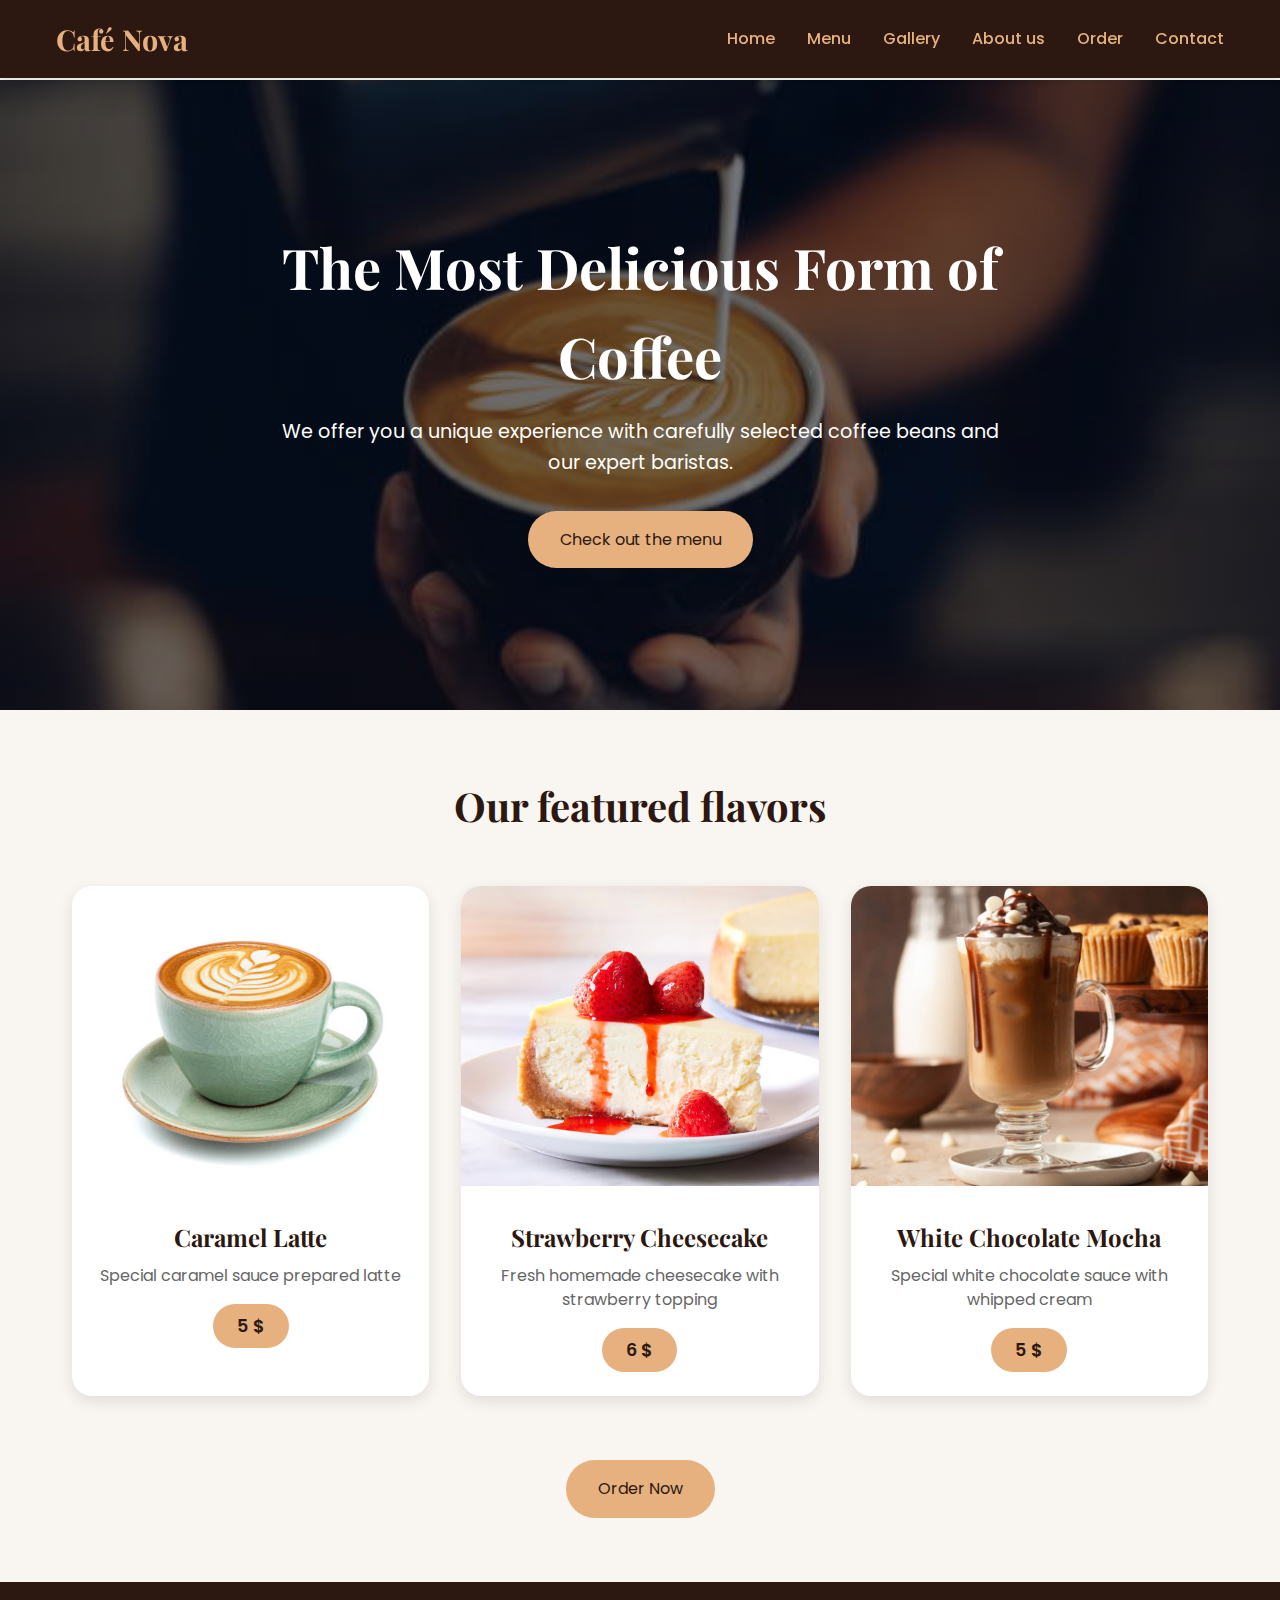
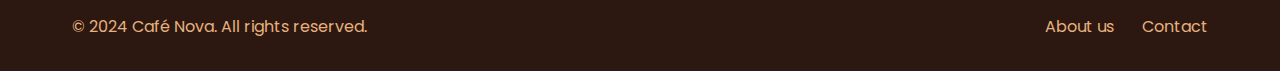
<file: index.html>
<!--
    Cafe Website - Home Page
    This is the main landing page for Café Nova website.
    It includes the navigation menu, hero section, and featured items.
-->
<!DOCTYPE html>
<html lang="tr">
<head>
    <!-- Meta tags for character encoding and responsive viewport -->
    <meta charset="UTF-8">
    <meta name="viewport" content="width=device-width, initial-scale=1.0">
    <!-- Page title and external resources -->
    <title>Café Nova - Home Page</title>
    <link rel="stylesheet" href="css/style.css">
    <!-- Google Fonts for typography -->
    <link href="https://fonts.googleapis.com/css2?family=Playfair+Display:wght@700&family=Poppins:wght@400;500&display=swap" rel="stylesheet">
</head>
<body>
    <!-- Header section with navigation -->
    <header>
        <nav class="nav-container">
            <!-- Logo and main navigation links -->
            <a href="index.html" class="logo">Café Nova</a>
            <div class="nav-links">
                <a href="index.html">Home</a>
                <a href="menu.html">Menu</a>
                <a href="gallery.html">Gallery</a>
                <a href="about.html">About us</a>
                <a href="order.html">Order</a>
                <a href="contact.html">Contact</a>
            </div>
        </nav>
    </header>

    <!-- Main content area -->
    <main>
        <!-- Hero section with main call-to-action -->
        <section class="hero">
            <div class="hero-content">
                <h1>The Most Delicious Form of Coffee</h1>
                <p>We offer you a unique experience with carefully selected coffee beans and our expert baristas.</p>
                <a href="menu.html" class="btn">Check out the menu</a>
            </div>
        </section>

        <!-- Featured items section -->
        <section class="container">
            <h2 class="featured-title">Our featured flavors</h2>
            <!-- Featured items grid -->
            <div class="featured-grid">
                <!-- Featured item 1: Caramel Latte -->
                <div class="featured-item">
                    <img src="images/latte2.jpg" alt="Latte">
                    <div class="featured-content">
                        <h3>Caramel Latte</h3>
                        <p class="featured-description">Special caramel sauce prepared latte</p>
                        <span class="featured-price">5 $</span>
                    </div>
                </div>
                <!-- Featured item 2: Strawberry Cheesecake -->
                <div class="featured-item">
                    <img src="images/cheesecake.jpg" alt="Cheesecake">
                    <div class="featured-content">
                        <h3>Strawberry Cheesecake</h3>
                        <p class="featured-description">Fresh homemade cheesecake with strawberry topping</p>
                        <span class="featured-price">6 $</span>
                    </div>
                </div>
                <!-- Featured item 3: White Chocolate Mocha -->
                <div class="featured-item">
                    <img src="images/mocha3.jpg" alt="White Chocolate Mocha">
                    <div class="featured-content">
                        <h3>White Chocolate Mocha</h3>
                        <p class="featured-description">Special white chocolate sauce with whipped cream</p>
                        <span class="featured-price">5 $</span>
                    </div>
                </div>
                <!-- Order button -->
                <a href="order.html" class="order-btn">Order Now</a>
            </div>
        </section>
    </main>

    <!-- Footer section with copyright and additional links -->
    <footer>
        <div class="footer-content">
            <p>&copy; 2024 Café Nova. All rights reserved.</p>
            <div class="footer-links">
                <a href="about.html">About us</a>
                <a href="contact.html">Contact</a>
            </div>
        </div>
    </footer>
</body>
</html>
</file>
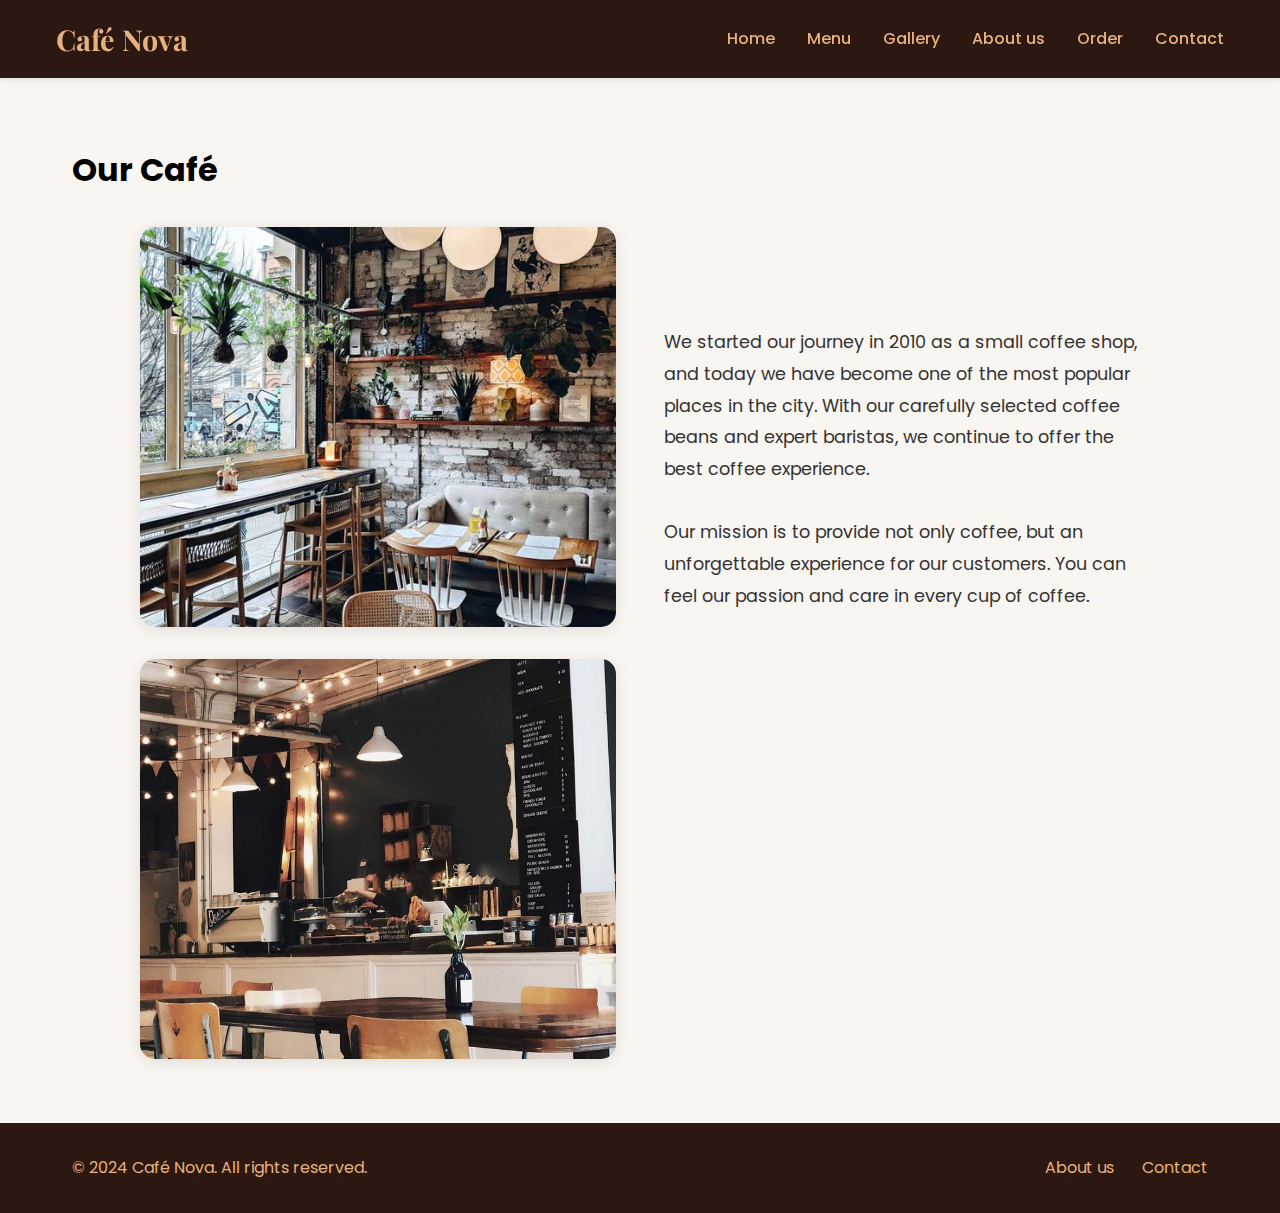
<file: about.html>
<!-- About page for Café Nova - Information about the café's history and values -->
<!DOCTYPE html>
<html lang="tr">
<head>
    <!-- Meta tags for character encoding and responsive viewport -->
    <meta charset="UTF-8">
    <meta name="viewport" content="width=device-width, initial-scale=1.0">
    <!-- Page title and external resources -->
    <title>Café Nova - About Us</title>
    <link rel="stylesheet" href="css/style.css">
    <!-- Google Fonts for typography -->
    <link href="https://fonts.googleapis.com/css2?family=Playfair+Display:wght@700&family=Poppins:wght@400;500&display=swap" rel="stylesheet">
</head>
<body>
    <!-- Header section with navigation -->
    <header>
        <nav class="nav-container">
            <!-- Logo and main navigation links -->
            <a href="index.html" class="logo">Café Nova</a>
            <div class="nav-links">
                <a href="index.html">Home</a>
                <a href="menu.html">Menu</a>
                <a href="gallery.html">Gallery</a>
                <a href="about.html">About us</a>
                <a href="order.html">Order</a>
                <a href="contact.html">Contact</a>
            </div>
        </nav>
    </header>

    <!-- Main content area -->
    <main>
        <div class="container">
            <h1>Our Café</h1>
            <div class="about-content">
                <div class="about-images">
                    <img id="about-cafe" src="images/about-cafe4.jpg" alt="Café Nova">
                    <img id="about-cafe2" src="images/about-cafe2.jpg" alt="Café Nova">
                </div>
                <div class="about-text">
                    <p>We started our journey in 2010 as a small coffee shop, and today we have become one of the most popular places in the city. With our carefully selected coffee beans and expert baristas, we continue to offer the best coffee experience.</p>
                    <p>Our mission is to provide not only coffee, but an unforgettable experience for our customers. You can feel our passion and care in every cup of coffee.</p>
                </div>
            </div>
        </section>
    </main>

    <!-- Footer section with copyright and additional links -->
    <footer>
        <div class="footer-content">
            <p>&copy; 2024 Café Nova. All rights reserved.</p>
            <div class="footer-links">
                <a href="about.html">About us</a>
                <a href="contact.html">Contact</a>
            </div>
        </div>
    </footer>
</body>
</html>
</file>
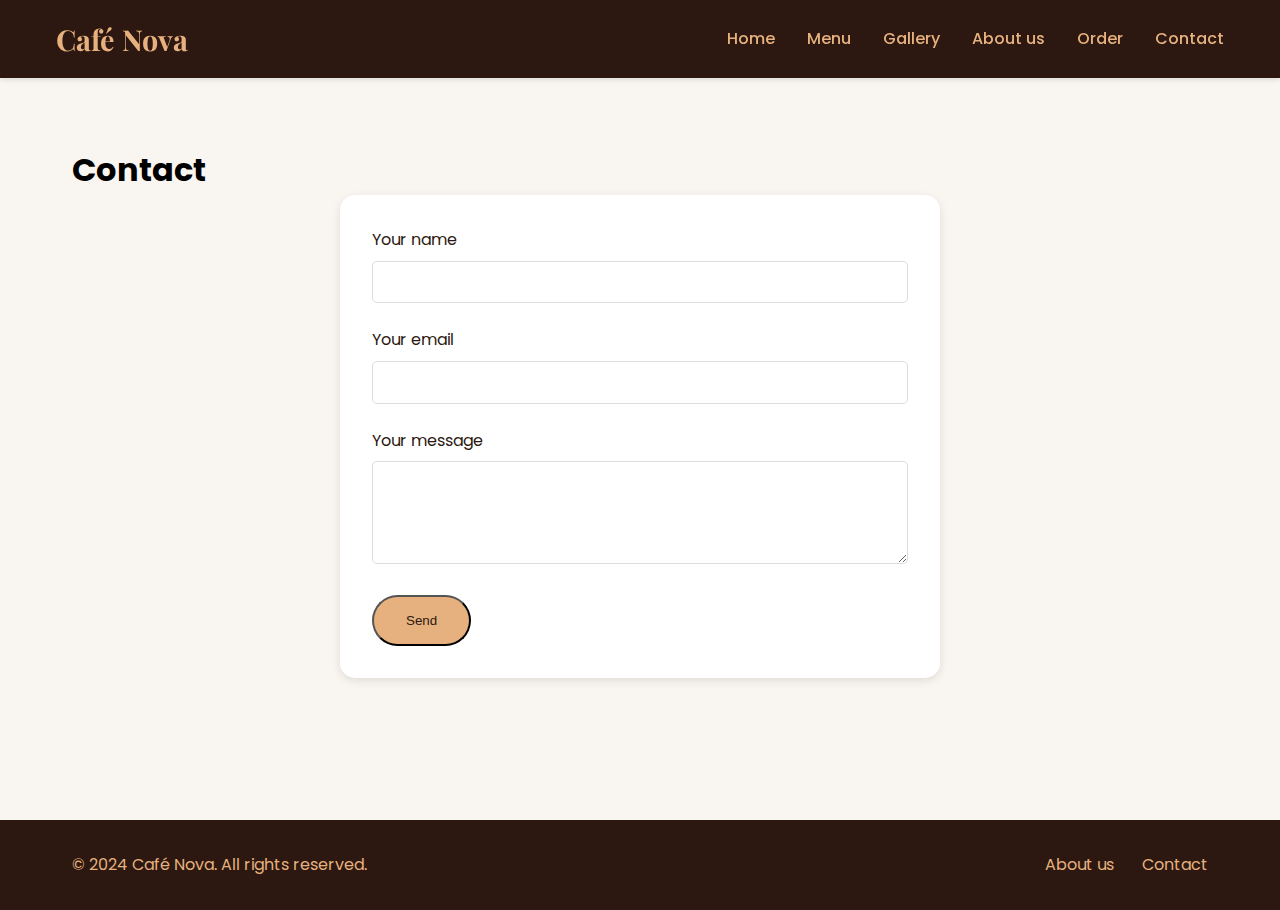
<file: contact.html>
<!--
    Cafe Website - Contact Page
    This page provides a contact form for customers to get in touch with Café Nova.
    Features include a form for name, email, and message submission.
-->
<!DOCTYPE html>
<html lang="tr">
<head>
    <!-- Meta tags for character encoding and responsive viewport -->
    <meta charset="UTF-8">
    <meta name="viewport" content="width=device-width, initial-scale=1.0">
    <!-- Page title and external resources -->
    <title>Café Nova - Contact</title>
    <link rel="stylesheet" href="css/style.css">    
    <!-- Google Fonts for typography -->
    <link href="https://fonts.googleapis.com/css2?family=Playfair+Display:wght@700&family=Poppins:wght@400;500&display=swap" rel="stylesheet">
</head>
<body>
    <!-- Header section with navigation -->
    <header>
        <nav class="nav-container">
            <!-- Logo and main navigation links -->
            <a href="index.html" class="logo">Café Nova</a>
            <div class="nav-links">
                <a href="index.html">Home</a>
                <a href="menu.html">Menu</a>
                <a href="gallery.html">Gallery</a>
                <a href="about.html">About us</a>
                <a href="order.html">Order</a>
                <a href="contact.html">Contact</a>
            </div>
        </nav>
    </header>

    <!-- Main content area -->
    <main>
        <!-- Contact form container -->
        <div class="container">
            <h1>Contact</h1>
            <!-- Contact form with input fields -->
            <div class="contact-form">
                <form action="#" method="POST">
                    <!-- Name input field -->
                    <div class="form-group">
                        <label for="name">Your name</label>
                        <input type="text" id="name" name="name" required>
                    </div>
                    <!-- Email input field -->
                    <div class="form-group">
                        <label for="email">Your email</label>
                        <input type="email" id="email" name="email" required>
                    </div>
                    <!-- Message textarea field -->
                    <div class="form-group">
                        <label for="message">Your message</label>
                        <textarea id="message" name="message" rows="5" required></textarea>
                    </div>
                    <!-- Submit button -->
                    <button type="submit" class="btn">Send</button>
                </form>
            </div>
        </div>
    </main>

    <!-- Footer section with copyright and additional links -->
    <footer>
        <div class="footer-content">
            <p>&copy; 2024 Café Nova. All rights reserved.</p>
            <div class="footer-links">
                <a href="about.html">About us</a>
                <a href="contact.html">Contact</a>
            </div>
        </div>
    </footer>
</body>
</html>
</file>
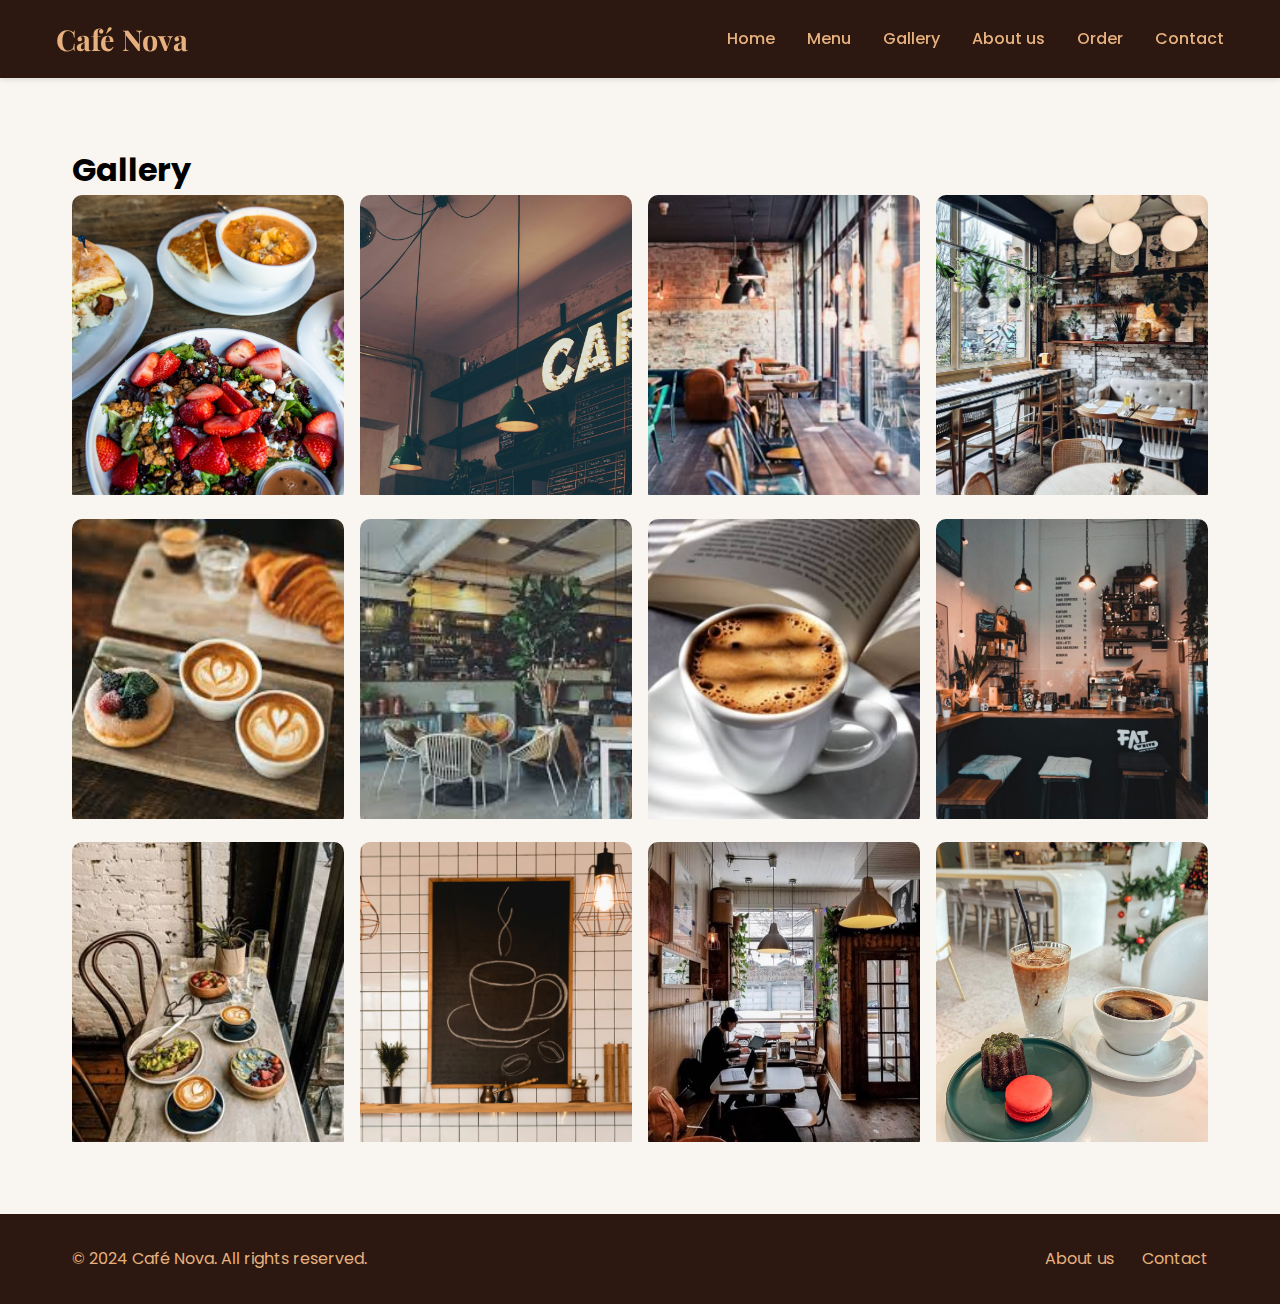
<file: gallery.html>
<!--
    Cafe Website - Gallery Page
    This page showcases a collection of images featuring Café Nova's ambiance, food, and beverages.
    The gallery displays various aspects of the cafe including preparation, presentation, and atmosphere.
-->
<!DOCTYPE html>
<html lang="tr">
<head>
    <!-- Meta tags for character encoding and responsive viewport -->
    <meta charset="UTF-8">
    <meta name="viewport" content="width=device-width, initial-scale=1.0">
    <!-- Page title and external resources -->
    <title>Galerry - Café Nova</title>
    <link rel="stylesheet" href="css/style.css">
    <!-- Google Fonts for typography -->
    <link href="https://fonts.googleapis.com/css2?family=Playfair+Display:wght@700&family=Poppins:wght@400;500&display=swap" rel="stylesheet">
</head>
<body>
    <!-- Header section with navigation -->
    <header>
        <nav class="nav-container">
            <!-- Logo and main navigation links -->
            <a href="index.html" class="logo">Café Nova</a>
            <div class="nav-links">
                <a href="index.html">Home</a>
                <a href="menu.html">Menu</a>
                <a href="gallery.html">Gallery</a>
                <a href="about.html">About us</a>
                <a href="order.html">Order</a>
                <a href="contact.html">Contact</a>
            </div>
        </nav>
    </header>

    <!-- Main content area -->
    <main>
        <!-- Gallery container -->
        <div class="container">
            <h1>Gallery</h1>
            <!-- Image grid layout -->
            <div class="gallery-grid">
                <!-- Gallery items with images -->
                <div class="gallery-item">
                    <img src="images/gallery1.jpg" alt="Café Preparation">
                </div>
                <div class="gallery-item">
                    <img src="images/gallery2.jpg" alt="Café Preparation">
                </div>
                <div class="gallery-item">
                    <img src="images/gallery3.jpg" alt="Café Preparation">
                </div>
                <div class="gallery-item">
                    <img src="images/gallery4.jpg" alt="Café Preparation">
                </div>
                <div class="gallery-item">
                    <img src="images/gallery5.jpg" alt="Café Preparation">
                </div>
                <div class="gallery-item">
                    <img src="images/gallery6.jpg" alt="Café Preparation">
                </div>
                <div class="gallery-item">
                    <img src="images/gallery7.jpg" alt="Café Preparation">
                </div>
                <div class="gallery-item">
                    <img src="images/gallery8.jpg" alt="Café Preparation">
                </div>
                <div class="gallery-item">
                    <img src="images/gallery9.jpg" alt="Café Preparation">
                </div>
                <div class="gallery-item">
                    <img src="images/gallery10.jpg" alt="Café Preparation">
                </div>
                <div class="gallery-item">
                    <img src="images/gallery11.jpg" alt="Café Preparation">
                </div>
                <div class="gallery-item">
                    <img src="images/gallery12.jpg" alt="Café Preparation">
                </div>
            </div>
        </div>
    </main>

    <!-- Footer section with copyright and additional links -->
    <footer>
        <div class="footer-content">
            <p>&copy; 2024 Café Nova. All rights reserved.</p>
            <div class="footer-links">
                <a href="about.html">About us</a>
                <a href="contact.html">Contact</a>
            </div>
        </div>
    </footer>
</body>
</html>
</file>
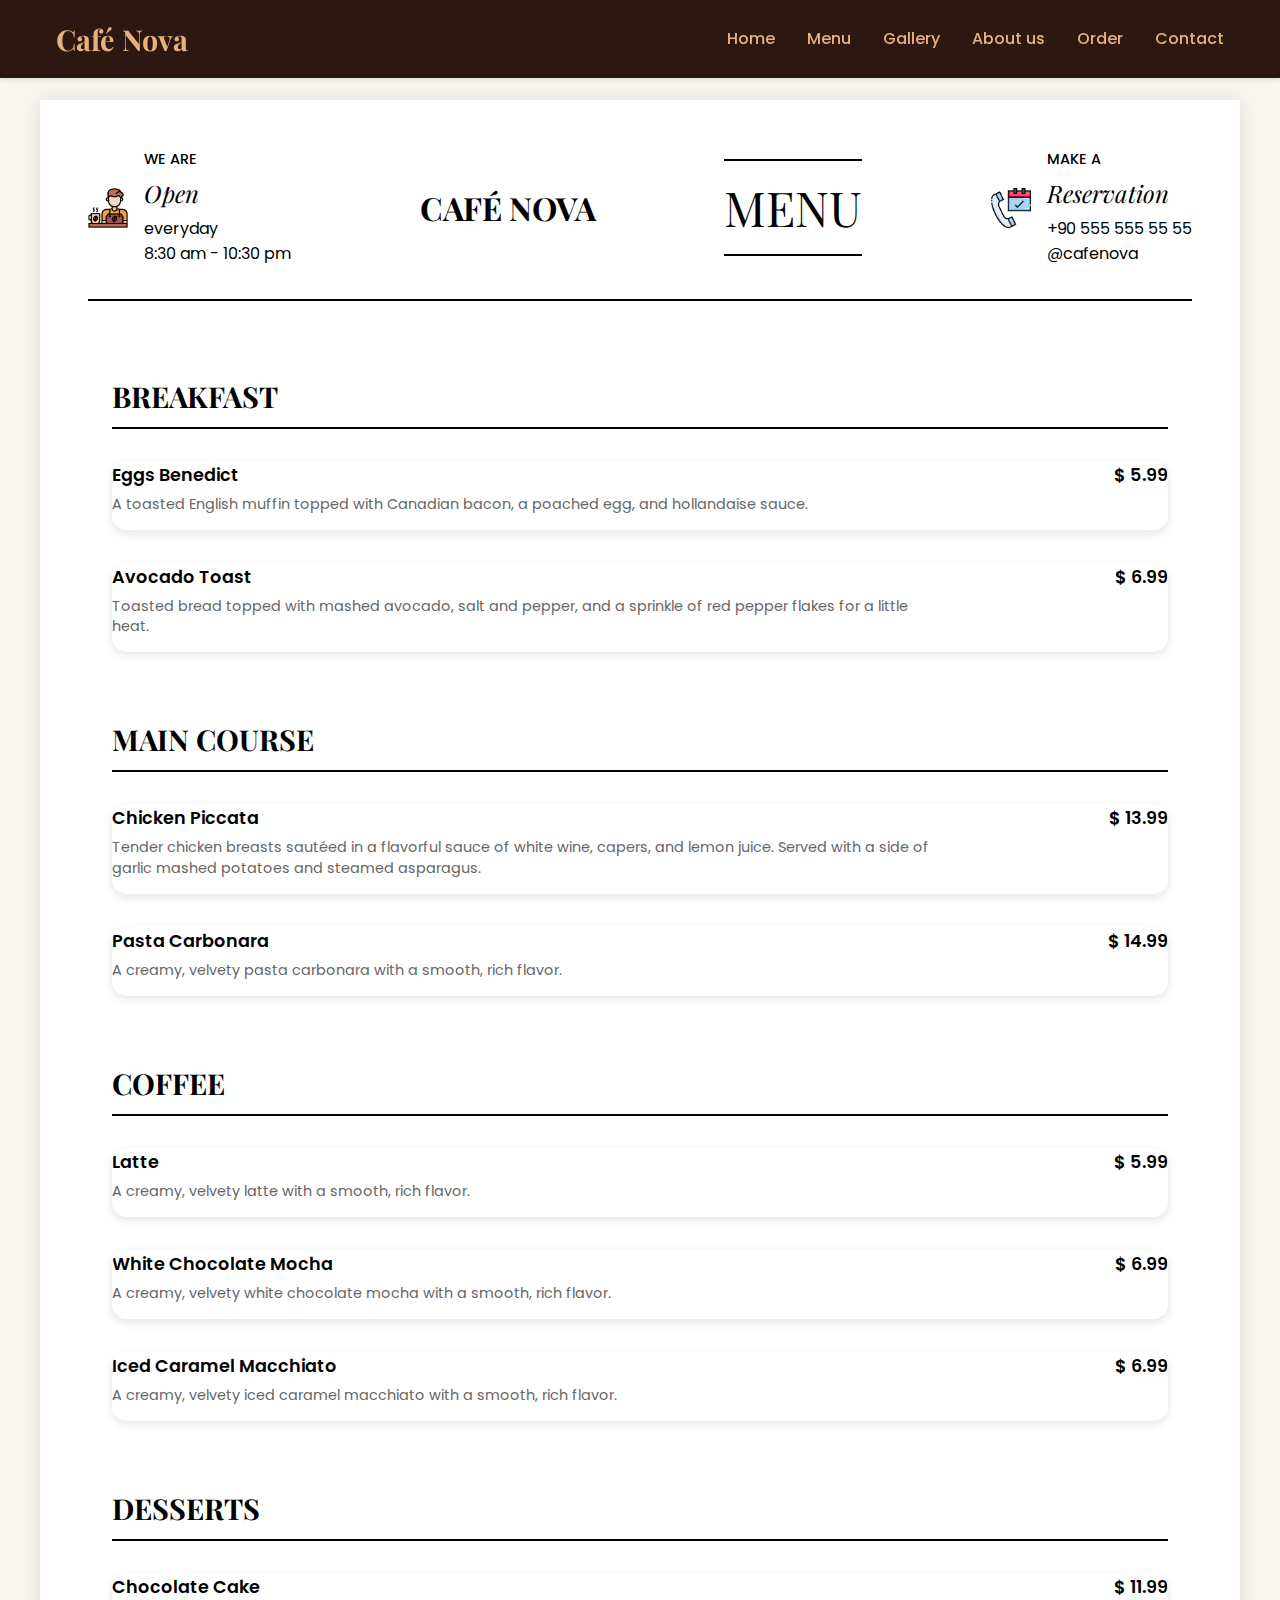
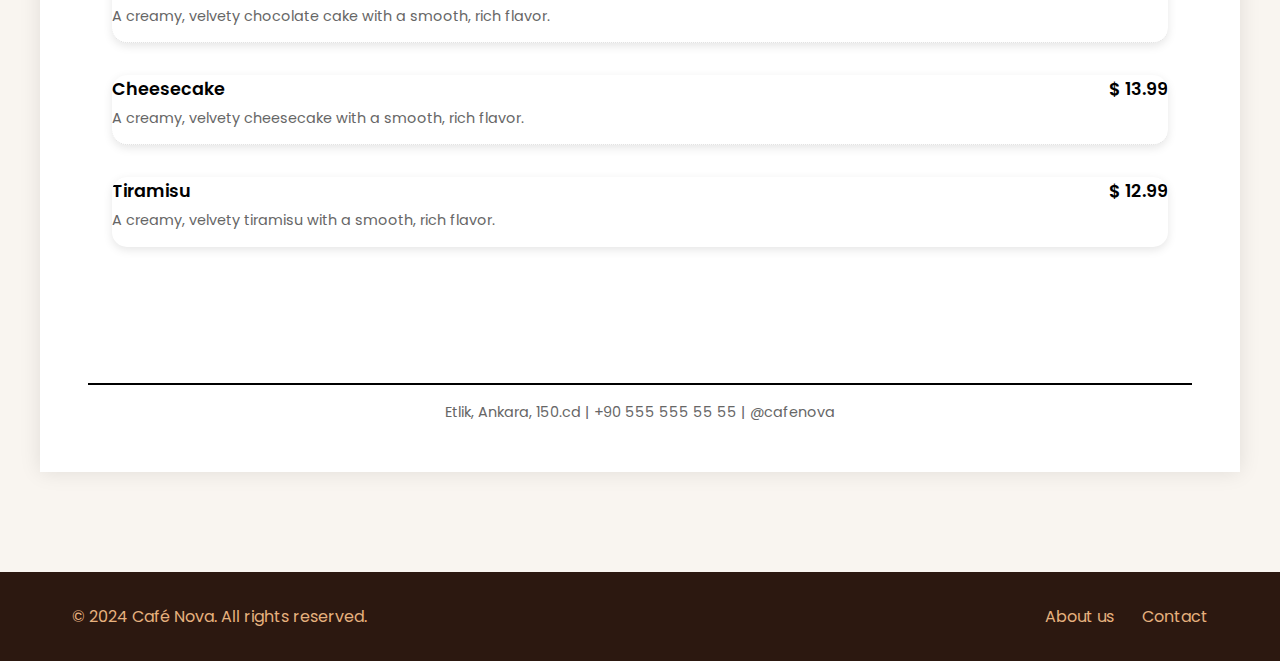
<file: menu.html>
<!--
    Cafe Website - Menu Page
    This page displays the complete menu of Café Nova including breakfast, main courses, coffee, and desserts.
    Each section contains detailed descriptions and prices of menu items.
-->
<!DOCTYPE html>
<html lang="en">
<head>
    <!-- Meta tags for character encoding and responsive viewport -->
    <meta charset="UTF-8">
    <meta name="viewport" content="width=device-width, initial-scale=1.0">
    <!-- Page title and external resources -->
    <title>Menu - Café Nova</title>
    <link rel="stylesheet" href="css/style.css">
    <!-- Google Fonts for typography -->
    <link href="https://fonts.googleapis.com/css2?family=Playfair+Display:wght@700&family=Poppins:wght@400;500&display=swap" rel="stylesheet">
</head>
<body>
    <!-- Header section with navigation -->
    <header>
        <nav class="nav-container">
            <!-- Logo and main navigation links -->
            <a href="index.html" class="logo">Café Nova</a>
            <div class="nav-links">
                <a href="index.html">Home</a>
                <a href="menu.html">Menu</a>
                <a href="gallery.html">Gallery</a>
                <a href="about.html">About us</a>
                <a href="order.html">Order</a>
                <a href="contact.html">Contact</a>
            </div>
        </nav>
    </header>

    <!-- Main content area -->
    <main>
        <!-- Menu container with cafe information -->
        <div class="menu-container">
            <!-- Cafe information section -->
            <div class="cafe-info">
                <!-- Service hours information -->
                <div class="service-info">
                    <img src="images/service-icon.png" alt="Service" class="info-icon">
                    <div class="info-text">
                        <h3>WE ARE</h3>
                        <p class="highlight">Open</p>
                        <p>everyday</p>
                        <p>8:30 am - 10:30 pm</p>
                    </div>
                </div>

                <!-- Cafe name and menu title -->
                <h1 class="restaurant-name">CAFÉ NOVA</h1>
                <div class="menu-title">MENU</div>

                <!-- Reservation information -->
                <div class="reservation-info">
                    <img src="images/reservation-icon.png" alt="Reservation" class="info-icon">
                    <div class="info-text">
                        <h3>MAKE A</h3>
                        <p class="highlight">Reservation</p>
                        <p>+90 555 555 55 55</p>
                        <p>@cafenova</p>
                    </div>
                </div>
            </div>

            <!-- Menu content sections -->
            <div class="menu-content">
                <!-- Breakfast section -->
                <section class="menu-section">
                    <h2>BREAKFAST</h2>
                    <div class="menu-items">
                        <!-- Breakfast item 1 -->
                        <div class="menu-item">
                            <div class="item-info">
                                <h3>Eggs Benedict</h3>
                                <p class="item-description">A toasted English muffin topped with Canadian bacon, a poached egg, and hollandaise sauce.</p>
                            </div>
                            <span class="price">$ 5.99</span>
                        </div>

                        <!-- Breakfast item 2 -->
                        <div class="menu-item">
                            <div class="item-info">
                                <h3>Avocado Toast</h3>
                                <p class="item-description">Toasted bread topped with mashed avocado, salt and pepper, and a sprinkle of red pepper flakes for a little heat.</p>
                            </div>
                            <span class="price">$ 6.99</span>
                        </div>
                    </div>
                </section>

                <!-- Main Course section -->
                <section class="menu-section">
                    <h2>MAIN COURSE</h2>
                    <div class="menu-items">
                        <!-- Main course item 1 -->
                        <div class="menu-item">
                            <div class="item-info">
                                <h3>Chicken Piccata</h3>
                                <p class="item-description">Tender chicken breasts sautéed in a flavorful sauce of white wine, capers, and lemon juice. Served with a side of garlic mashed potatoes and steamed asparagus.</p>
                            </div>
                            <span class="price">$ 13.99</span>
                        </div>
                        <!-- Main course item 2 -->
                        <div class="menu-item">
                            <div class="item-info">
                                <h3>Pasta Carbonara</h3>
                                <p class="item-description">A creamy, velvety pasta carbonara with a smooth, rich flavor.</p>
                            </div>
                            <span class="price">$ 14.99</span>
                        </div>  
                    </div>
                </section>

                <!-- Coffee section -->
                <section class="menu-section">
                    <h2>COFFEE</h2>
                    <div class="menu-items">
                        <!-- Coffee item 1 -->
                        <div class="menu-item">
                            <div class="item-info">
                                <h3>Latte</h3>
                                <p class="item-description">A creamy, velvety latte with a smooth, rich flavor.</p>
                            </div>
                            <span class="price">$ 5.99</span>
                        </div>
                        <!-- Coffee item 2 -->
                        <div class="menu-item">
                            <div class="item-info">
                                <h3>White Chocolate Mocha</h3>
                                <p class="item-description">A creamy, velvety white chocolate mocha with a smooth, rich flavor.</p>
                            </div>
                            <span class="price">$ 6.99</span>
                        </div>
                        <!-- Coffee item 3 -->
                        <div class="menu-item">
                            <div class="item-info">
                                <h3>Iced Caramel Macchiato</h3>
                                <p class="item-description">A creamy, velvety iced caramel macchiato with a smooth, rich flavor.</p>
                            </div>
                            <span class="price">$ 6.99</span>
                        </div>
                    </div>
                </section>        

                <!-- Desserts section -->
                <section class="menu-section">
                    <h2>DESSERTS</h2>
                    <div class="menu-items">
                        <!-- Dessert item 1 -->
                        <div class="menu-item">
                            <div class="item-info">
                                <h3>Chocolate Cake</h3>
                                <p class="item-description">A creamy, velvety chocolate cake with a smooth, rich flavor.</p>
                            </div>
                            <span class="price">$ 11.99</span>
                        </div>
                        <!-- Dessert item 2 -->
                        <div class="menu-item">
                            <div class="item-info">
                                <h3>Cheesecake</h3>
                                <p class="item-description">A creamy, velvety cheesecake with a smooth, rich flavor.</p>
                            </div>
                            <span class="price">$ 13.99</span>
                        </div>
                        <!-- Dessert item 3 -->
                        <div class="menu-item">
                            <div class="item-info">
                                <h3>Tiramisu</h3>
                                <p class="item-description">A creamy, velvety tiramisu with a smooth, rich flavor.</p>
                            </div>
                            <span class="price">$ 12.99</span>
                        </div>
                    </div>
                </section>
            </div>

            <!-- Menu footer with contact information -->
            <div class="menu-footer">
                <p> Etlik, Ankara, 150.cd | +90 555 555 55 55 | @cafenova</p>
            </div>
        </div>
    </main>

    <!-- Footer section with copyright and additional links -->
    <footer>
        <div class="footer-content">
            <p>&copy; 2024 Café Nova. All rights reserved.</p>
            <div class="footer-links">
                <a href="about.html">About us</a>
                <a href="contact.html">Contact</a>
            </div>
        </div>
    </footer>
</body>
</html>
</file>
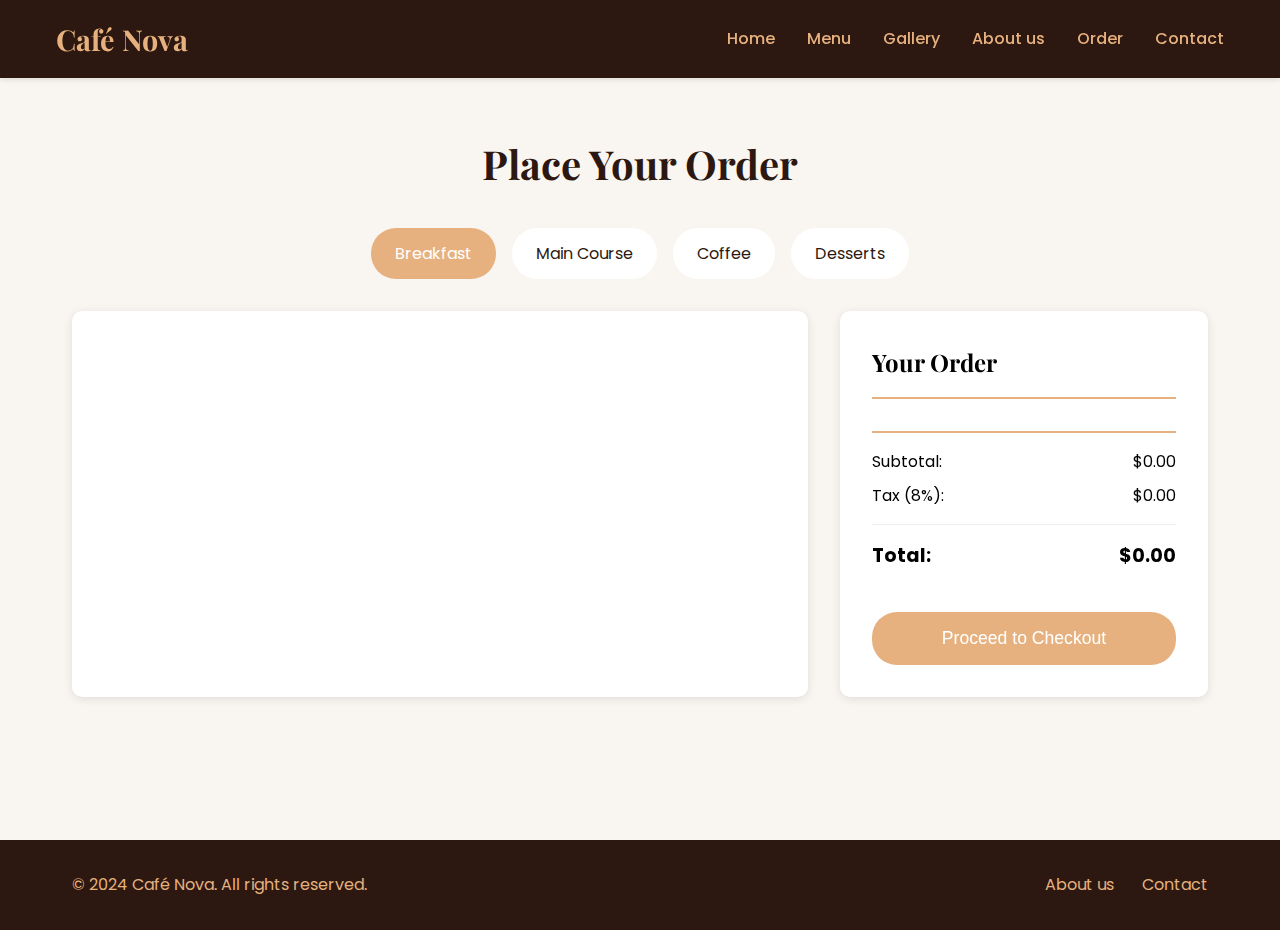
<file: order.html>
<!--
    Cafe Website - Order Page
    This page allows customers to place online orders from Café Nova's menu.
    Features include category filtering, shopping cart functionality, and order summary.
-->
<!DOCTYPE html>
<html lang="en">
<head>
    <!-- Meta tags for character encoding and responsive viewport -->
    <meta charset="UTF-8">
    <meta name="viewport" content="width=device-width, initial-scale=1.0">
    <!-- Page title and external resources -->
    <title>Order Online - Café Nova</title>
    <link rel="stylesheet" href="css/style.css">
    <!-- Google Fonts for typography -->
    <link href="https://fonts.googleapis.com/css2?family=Playfair+Display:wght@700&family=Poppins:wght@400;500&display=swap" rel="stylesheet">
</head>
<body>
    <!-- Header section with navigation -->
    <header>
        <nav class="nav-container">
            <!-- Logo and main navigation links -->
            <a href="index.html" class="logo">Café Nova</a>
            <div class="nav-links">
                <a href="index.html">Home</a>
                <a href="menu.html">Menu</a>
                <a href="gallery.html">Gallery</a>
                <a href="about.html">About us</a>
                <a href="order.html">Order</a>
                <a href="contact.html">Contact</a>
            </div>
        </nav>
    </header>

    <!-- Main content area -->
    <main>
        <!-- Order container -->
        <div class="order-container">
            <h1 class="order-title">Place Your Order</h1>
            
            <!-- Order content with menu and cart -->
            <div class="order-content">
                <!-- Menu category filters -->
                <div class="menu-categories">
                    <button class="category-btn active" data-category="breakfast">Breakfast</button>
                    <button class="category-btn" data-category="main">Main Course</button>
                    <button class="category-btn" data-category="coffee">Coffee</button>
                    <button class="category-btn" data-category="desserts">Desserts</button>
                </div>

                <!-- Order grid with menu items and cart -->
                <div class="order-grid">
                    <!-- Menu items section -->
                    <div class="order-menu">
                        <div class="menu-items" id="menuItems">
                            <!-- Menu items will be populated by JavaScript -->
                        </div>
                    </div>

                    <!-- Order summary and cart section -->
                    <div class="order-summary">
                        <h2>Your Order</h2>
                        <!-- Cart items container -->
                        <div class="cart-items" id="cartItems">
                            <!-- Cart items will be populated by JavaScript -->
                        </div>
                        <!-- Order total calculations -->
                        <div class="cart-total">
                            <!-- Subtotal -->
                            <div class="subtotal">
                                <span>Subtotal:</span>
                                <span id="subtotal">$0.00</span>
                            </div>
                            <!-- Tax calculation -->
                            <div class="tax">
                                <span>Tax (8%):</span>
                                <span id="tax">$0.00</span>
                            </div>
                            <!-- Total amount -->
                            <div class="total">
                                <span>Total:</span>
                                <span id="total">$0.00</span>
                            </div>
                        </div>
                        <!-- Checkout button -->
                        <button class="checkout-btn">Proceed to Checkout</button>
                    </div>
                </div>
            </div>
        </div>
    </main>

    <!-- Footer section with copyright and additional links -->
    <footer>
        <div class="footer-content">
            <p>&copy; 2024 Café Nova. All rights reserved.</p>
            <div class="footer-links">
                <a href="about.html">About us</a>
                <a href="contact.html">Contact</a>
            </div>
        </div>
    </footer>
</body>
</html>
</file>
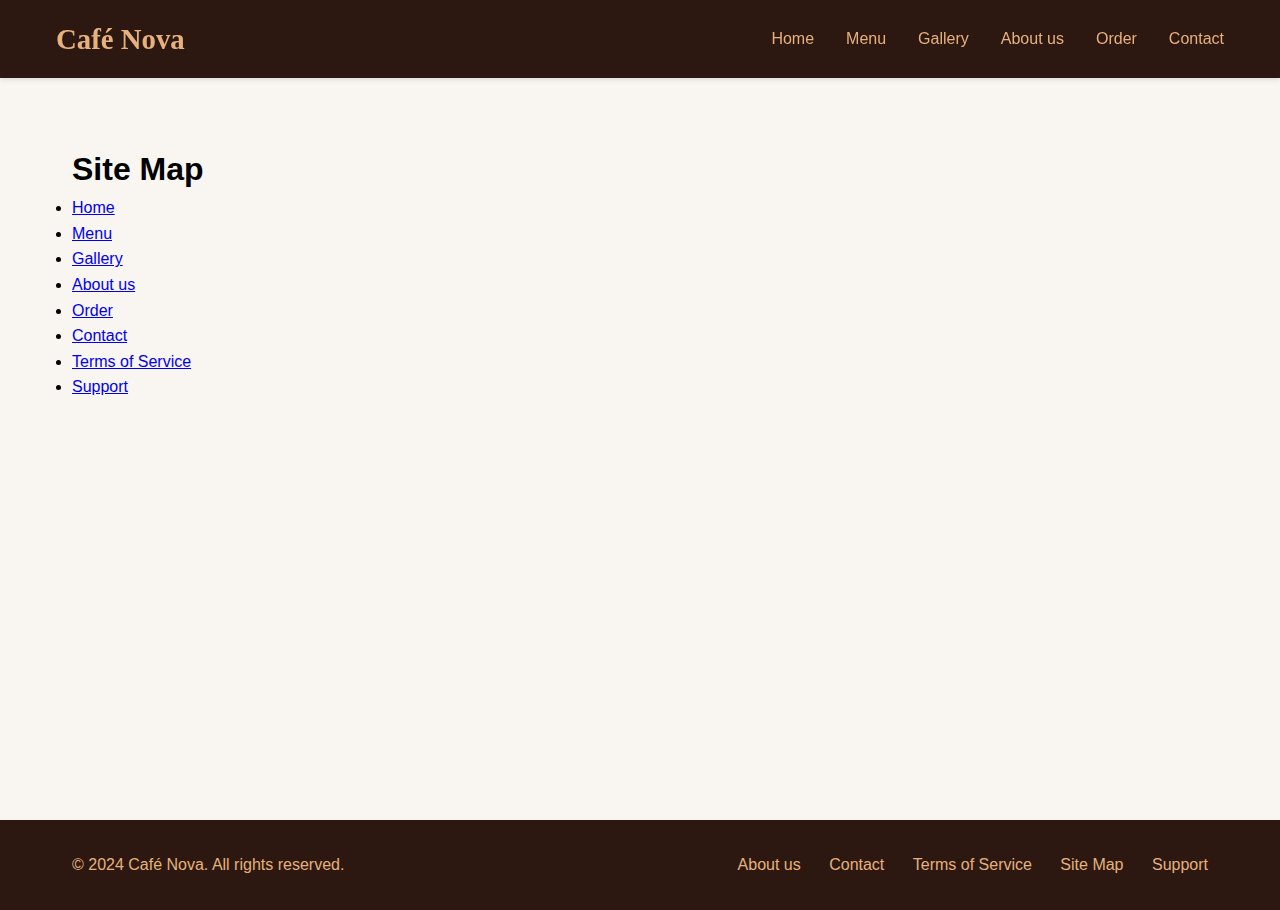
<file: sitemap.html>
<!-- Site Map Page - Provides a comprehensive list of all pages on the website for easy navigation. -->
<!DOCTYPE html>
<html lang="en">
<head>
    <meta charset="UTF-8">
    <meta name="viewport" content="width=device-width, initial-scale=1.0">
    <title>Site Map - Café Nova</title>
    <link rel="stylesheet" href="css/style.css">
</head>
<body>
    <header>
        <nav class="nav-container">
            <a href="index.html" class="logo">Café Nova</a>
            <div class="nav-links">
                <a href="index.html">Home</a>
                <a href="menu.html">Menu</a>
                <a href="gallery.html">Gallery</a>
                <a href="about.html">About us</a>
                <a href="order.html">Order</a>
                <a href="contact.html">Contact</a>
            </div>
        </nav>
    </header>
    <main>
        <div class="container">
            <h1>Site Map</h1>
            <ul>
                <li><a href="index.html">Home</a></li>
                <li><a href="menu.html">Menu</a></li>
                <li><a href="gallery.html">Gallery</a></li>
                <li><a href="about.html">About us</a></li>
                <li><a href="order.html">Order</a></li>
                <li><a href="contact.html">Contact</a></li>
                <li><a href="terms.html">Terms of Service</a></li>
                <li><a href="support.html">Support</a></li>
            </ul>
        </div>
    </main>
    <footer>
        <div class="footer-content">
            <p>&copy; 2024 Café Nova. All rights reserved.</p>
            <div class="footer-links">
                <a href="about.html">About us</a>
                <a href="contact.html">Contact</a>
                <a href="terms.html">Terms of Service</a>
                <a href="sitemap.html">Site Map</a>
                <a href="support.html">Support</a>
            </div>
        </div>
    </footer>
</body>
</html>
</file>
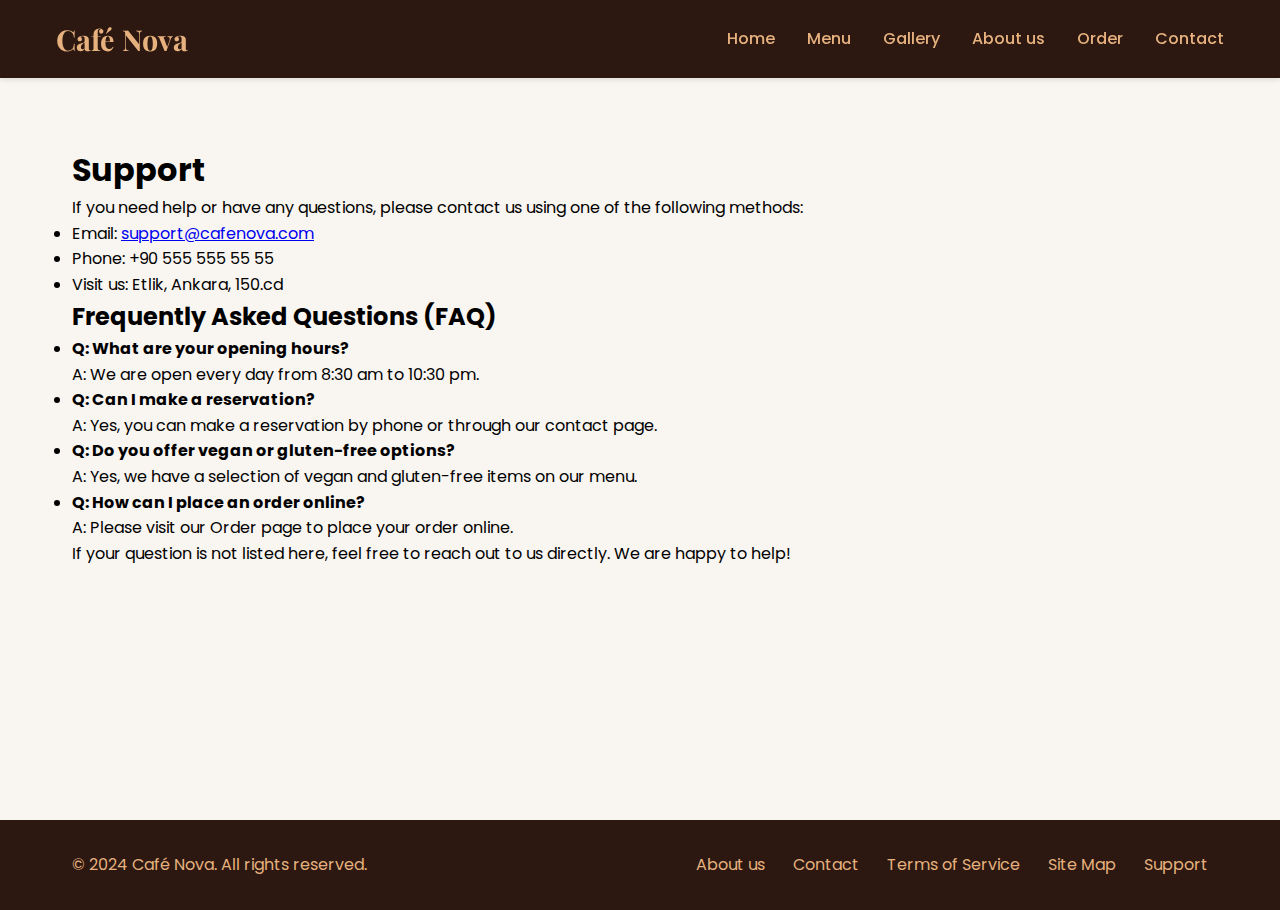
<file: support.html>
<!-- Support Page - Provides contact information and frequently asked questions to assist users. -->
<!DOCTYPE html>
<html lang="en">
<head>
    <!-- Meta tags for character encoding and responsive viewport -->
    <meta charset="UTF-8">
    <meta name="viewport" content="width=device-width, initial-scale=1.0">
    <!-- Page title and external resources -->
    <title>Support - Café Nova</title>
    <!-- CSS files -->
    <link rel="stylesheet" href="css/style.css">
    <!-- Google Fonts for typography -->
    <link href="https://fonts.googleapis.com/css2?family=Playfair+Display:wght@700&family=Poppins:wght@400;500&display=swap" rel="stylesheet">
    <!-- JavaScript files -->
    <script src="https://code.jquery.com/jquery-3.6.0.min.js" defer></script>
    <script src="js/utilities.js" defer></script>
</head>
<body>
    <!-- Header placeholder - will be loaded from header.html -->
    <div id="header-placeholder"></div>
    
    <!-- Main content area -->
    <main>
        <div class="container">
            <h1>Support</h1>
            <p>If you need help or have any questions, please contact us using one of the following methods:</p>
            <ul>
                <li>Email: <a href="mailto:support@cafenova.com">support@cafenova.com</a></li>
                <li>Phone: +90 555 555 55 55</li>
                <li>Visit us: Etlik, Ankara, 150.cd</li>
            </ul>
            <h2>Frequently Asked Questions (FAQ)</h2>
            <ul>
                <li><strong>Q: What are your opening hours?</strong><br>A: We are open every day from 8:30 am to 10:30 pm.</li>
                <li><strong>Q: Can I make a reservation?</strong><br>A: Yes, you can make a reservation by phone or through our contact page.</li>
                <li><strong>Q: Do you offer vegan or gluten-free options?</strong><br>A: Yes, we have a selection of vegan and gluten-free items on our menu.</li>
                <li><strong>Q: How can I place an order online?</strong><br>A: Please visit our Order page to place your order online.</li>
            </ul>
            <p>If your question is not listed here, feel free to reach out to us directly. We are happy to help!</p>
        </div>
    </main>

    <!-- Footer placeholder - will be loaded from footer.html -->
    <div id="footer-placeholder"></div>
</body>
</html>
</file>
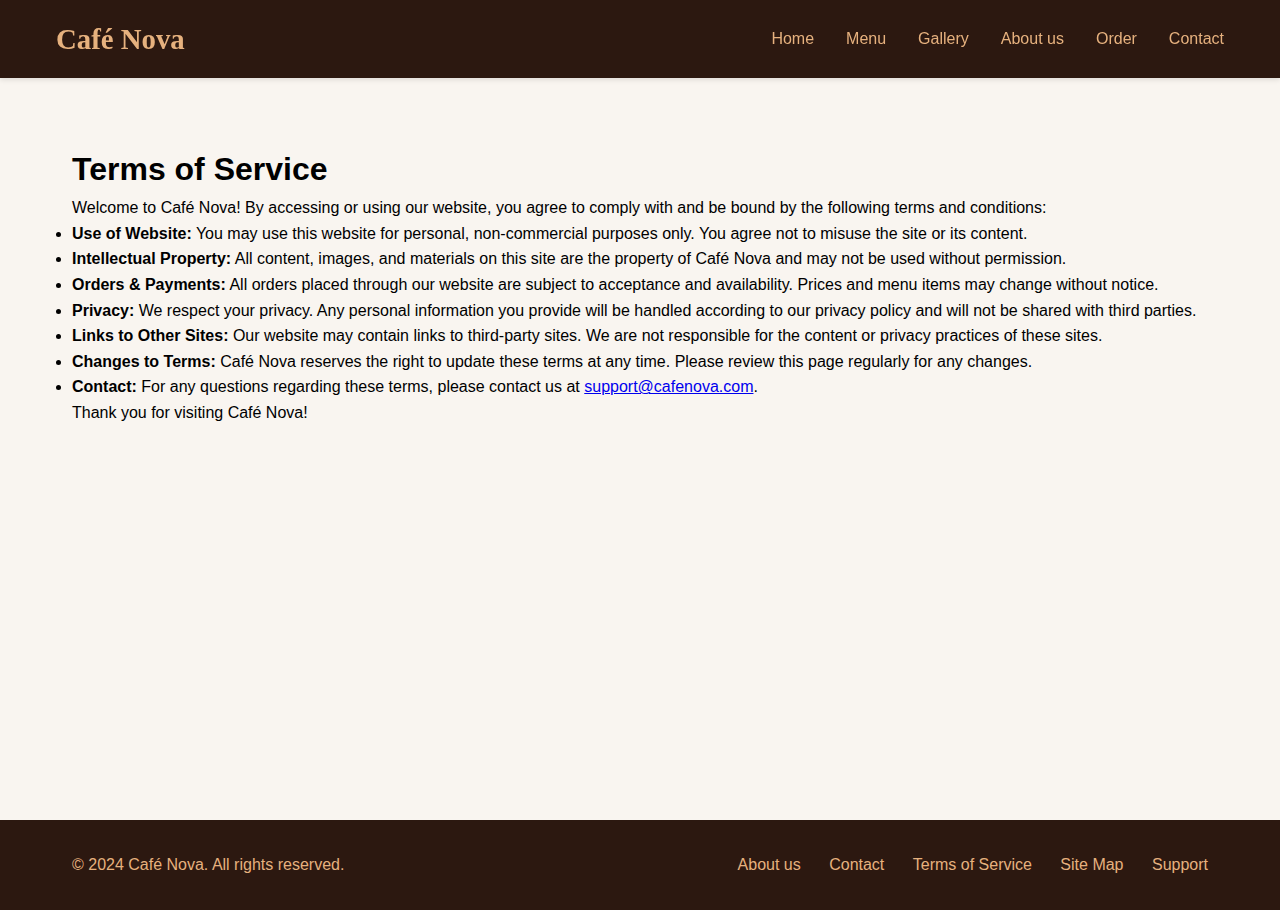
<file: terms.html>
<!-- Terms of Service Page - Outlines the terms and conditions for using the Café Nova website. -->
<!DOCTYPE html>
<html lang="en">
<head>
    <meta charset="UTF-8">
    <meta name="viewport" content="width=device-width, initial-scale=1.0">
    <title>Terms of Service - Café Nova</title>
    <link rel="stylesheet" href="css/style.css">
</head>
<body>
    <header>
        <nav class="nav-container">
            <a href="index.html" class="logo">Café Nova</a>
            <div class="nav-links">
                <a href="index.html">Home</a>
                <a href="menu.html">Menu</a>
                <a href="gallery.html">Gallery</a>
                <a href="about.html">About us</a>
                <a href="order.html">Order</a>
                <a href="contact.html">Contact</a>
            </div>
        </nav>
    </header>
    <main>
        <div class="container">
            <h1>Terms of Service</h1>
            <p>Welcome to Café Nova! By accessing or using our website, you agree to comply with and be bound by the following terms and conditions:</p>
            <ul>
                <li><strong>Use of Website:</strong> You may use this website for personal, non-commercial purposes only. You agree not to misuse the site or its content.</li>
                <li><strong>Intellectual Property:</strong> All content, images, and materials on this site are the property of Café Nova and may not be used without permission.</li>
                <li><strong>Orders & Payments:</strong> All orders placed through our website are subject to acceptance and availability. Prices and menu items may change without notice.</li>
                <li><strong>Privacy:</strong> We respect your privacy. Any personal information you provide will be handled according to our privacy policy and will not be shared with third parties.</li>
                <li><strong>Links to Other Sites:</strong> Our website may contain links to third-party sites. We are not responsible for the content or privacy practices of these sites.</li>
                <li><strong>Changes to Terms:</strong> Café Nova reserves the right to update these terms at any time. Please review this page regularly for any changes.</li>
                <li><strong>Contact:</strong> For any questions regarding these terms, please contact us at <a href="mailto:support@cafenova.com">support@cafenova.com</a>.</li>
            </ul>
            <p>Thank you for visiting Café Nova!</p>
        </div>
    </main>
    <footer>
        <div class="footer-content">
            <p>&copy; 2024 Café Nova. All rights reserved.</p>
            <div class="footer-links">
                <a href="about.html">About us</a>
                <a href="contact.html">Contact</a>
                <a href="terms.html">Terms of Service</a>
                <a href="sitemap.html">Site Map</a>
                <a href="support.html">Support</a>
            </div>
        </div>
    </footer>
</body>
</html>
</file>
<file: css/style.css>
/**
 * Cafe Website Styles
 * This stylesheet contains all the styling for the cafe website including layout, colors.
 */

/* Reset and General Styles */
* {
    margin: 0;
    padding: 0;
    box-sizing: border-box;
}

body {
    font-family: 'Poppins', sans-serif;
    line-height: 1.6;
    background-color: #f9f5f0;
}

/* Header and Navigation Styles */
header {
    background-color: #2c1810;
    box-shadow: 0 2px 5px rgba(0,0,0,0.1);
    position: fixed;
    width: 100%;
    top: 0;
    z-index: 1000;
}

/* Navigation container and logo styles */
.nav-container {
    max-width: 1200px;
    margin: 0 auto;
    padding: 1rem;
    display: flex;
    justify-content: space-between;
    align-items: center;
}

.logo {
    font-size: 1.8rem;
    font-weight: bold;
    color: #e6b17e;
    text-decoration: none;
    font-family: 'Playfair Display', serif;
}

/* Navigation links styling */
.nav-links {
    display: flex;
    gap: 2rem;
}

.nav-links a {
    text-decoration: none;
    color: #e6b17e;
    font-weight: 500;
    transition: color 0.3s;
}

.nav-links a:hover {
    color: #ffffff;
}

/* Main Content Layout */
main {
    margin-top: 80px;
    min-height: calc(100vh - 160px);
}

/* Hero Section Styles */
.hero {
    height: 70vh;
    background-image: linear-gradient(rgba(0,0,0,0.5), rgba(0,0,0,0.5)), url('../images/cafe-hero.jpg');
    background-size: cover;
    background-position: center;
    background-repeat: no-repeat;
    display: flex;
    align-items: center;
    justify-content: center;
    text-align: center;
    color: white;
}

.hero-content {
    max-width: 800px;
    padding: 2rem;
}

.hero h1 {
    font-size: 3.5rem;
    margin-bottom: 1rem;
    font-family: 'Playfair Display', serif;
}

.hero p {
    font-size: 1.2rem;
    margin-bottom: 2rem;
}

/* Button Styles */
.btn {
    display: inline-block;
    padding: 1rem 2rem;
    background: #e6b17e;
    color: #2c1810;
    text-decoration: none;
    border-radius: 30px;
    transition: all 0.3s;
}

.btn:hover {
    background: #2c1810;
    color: #e6b17e;
}

/* Container and Layout */
.container {
    max-width: 1200px;
    margin: 0 auto;
    padding: 4rem 2rem;
}

/* Menu Cards Styles */
.menu-grid {
    display: grid;
    grid-template-columns: repeat(auto-fit, minmax(280px, 1fr));
    gap: 2rem;
    margin-top: 2rem;
}

.menu-item {
    background: white;
    border-radius: 15px;
    overflow: hidden;
    box-shadow: 0 3px 10px rgba(0,0,0,0.1);
    transition: transform 0.3s;
}

.menu-item:hover {
    transform: translateY(-5px);
}

.menu-item img {
    width: 100%;
    height: 250px;
    object-fit: cover;
}

.menu-content {
    padding: 1.5rem;
}

.menu-content h3 {
    color: #2c1810;
    margin-bottom: 0.5rem;
}

.price {
    color: #e6b17e;
    font-weight: bold;
    font-size: 1.2rem;
}

/* Gallery Styles */
.gallery-grid {
    display: grid;
    grid-template-columns: repeat(auto-fit, minmax(250px, 1fr));
    gap: 1rem;
}

.gallery-item {
    position: relative;
    overflow: hidden;
    border-radius: 10px;
}

.gallery-item img {
    width: 100%;
    height: 300px;
    object-fit: cover;
    transition: transform 0.3s;
}

.gallery-item:hover img {
    transform: scale(1.1);
}

/* Contact Form Styles */
.contact-form {
    max-width: 600px;
    margin: 0 auto;
    background: white;
    padding: 2rem;
    border-radius: 15px;
    box-shadow: 0 3px 10px rgba(0,0,0,0.1);
}

.form-group {
    margin-bottom: 1.5rem;
}

.form-group label {
    display: block;
    margin-bottom: 0.5rem;
    color: #2c1810;
}

.form-group input,
.form-group textarea {
    width: 100%;
    padding: 0.8rem;
    border: 1px solid #ddd;
    border-radius: 5px;
}

/* Footer Styles */
footer {
    background: #2c1810;
    color: #e6b17e;
    padding: 2rem 0;
}

.footer-content {
    max-width: 1200px;
    margin: 0 auto;
    padding: 0 2rem;
    display: flex;
    justify-content: space-between;
    align-items: center;
}

.footer-links a {
    color: #e6b17e;
    text-decoration: none;
    margin-left: 1.5rem;
}

.footer-links a:hover {
    color: #ffffff;
}

/* About Page Specific Styles */
.about-content {
    max-width: 1000px;
    margin: 0 auto;
    display: grid;
    grid-template-columns: 1fr 1fr;
    gap: 3rem;
    align-items: start;
    margin-top: 2rem;
}

.about-text {
    display: flex;
    flex-direction: column;
    gap: 2rem;
    justify-content: center;
    padding-top: 100px;
}

.about-text p {
    font-size: 1.1rem;
    line-height: 1.8;
    color: #333;
}

.about-images {
    display: flex;
    flex-direction: column;
    gap: 2rem;
}

#about-cafe {
    width: 100%;
    height: 400px;
    border-radius: 15px;
    object-fit: cover;
    box-shadow: 0 3px 15px rgba(0,0,0,0.1);
}

#about-cafe2 {
    width: 100%;
    height: 400px;
    border-radius: 15px;
    object-fit: cover;
    box-shadow: 0 3px 15px rgba(0,0,0,0.1);
}

/* Menu Page Specific Styles */
.menu-container {
    max-width: 1200px;
    margin: 100px auto;
    padding: 3rem;
    background-color: #fff;
    box-shadow: 0 0 20px rgba(0,0,0,0.1);
}

.cafe-info {
    display: flex;
    justify-content: space-between;
    align-items: center;
    margin-bottom: 3rem;
    padding-bottom: 2rem;
    border-bottom: 2px solid #000;
}

.service-info, .reservation-info {
    display: flex;
    align-items: center;
    gap: 1rem;
}

.info-icon {
    width: 40px;
    height: 40px;
}

.info-text h3 {
    font-size: 0.9rem;
    font-weight: 500;
    margin: 0;
}

.highlight {
    font-family: 'Playfair Display', serif;
    font-size: 1.5rem;
    font-style: italic;
    margin: 0.2rem 0;
}

.restaurant-name {
    font-family: 'Playfair Display', serif;
    font-size: 2rem;
    text-align: center;
    margin: 0;
}

.menu-title {
    font-family: 'Playfair Display', serif;
    font-size: 3rem;
    text-align: center;
    border-top: 2px solid #000;
    border-bottom: 2px solid #000;
    padding: 0.5rem 0;
    margin: 0.5rem 0;
}

.menu-section {
    margin-bottom: 4rem;
}

.menu-section h2 {
    font-family: 'Playfair Display', serif;
    font-size: 1.8rem;
    margin-bottom: 2rem;
    color: #000;
    border-bottom: 2px solid #000;
    padding-bottom: 0.5rem;
}

.menu-item {
    display: flex;
    justify-content: space-between;
    align-items: flex-start;
    margin-bottom: 2rem;
    padding-bottom: 1rem;
    border-bottom: 1px dotted #ddd;
    gap: 2rem;
}

.menu-item:last-child {
    border-bottom: none;
}

.item-info {
    flex: 1;
    max-width: 80%;
}

.item-info h3 {
    font-size: 1.1rem;
    margin-bottom: 0.3rem;
    color: #000;
    font-weight: 600;
}

.item-description {
    font-size: 0.9rem;
    color: #666;
    line-height: 1.4;
    margin-right: 1rem;
}

.price {
    font-weight: 600;
    color: #000;
    white-space: nowrap;
    font-size: 1.1rem;
    min-width: 80px;
    text-align: right;
}

.menu-footer {
    text-align: center;
    margin-top: 3rem;
    padding-top: 1rem;
    border-top: 2px solid #000;
    font-size: 0.9rem;
    color: #666;
}

/* Order Page Specific Styles */
.order-container {
    max-width: 1200px;
    margin: 100px auto;
    padding: 2rem;
}

.order-title {
    font-family: 'Playfair Display', serif;
    font-size: 2.5rem;
    text-align: center;
    margin-bottom: 2rem;
    color: #2c1810;
}

.menu-categories {
    display: flex;
    justify-content: center;
    gap: 1rem;
    margin-bottom: 2rem;
}

.category-btn {
    padding: 0.8rem 1.5rem;
    border: none;
    background: #fff;
    color: #2c1810;
    font-family: 'Poppins', sans-serif;
    font-size: 1rem;
    cursor: pointer;
    border-radius: 25px;
    transition: all 0.3s;
}

.category-btn.active,
.category-btn:hover {
    background: #e6b17e;
    color: #fff;
}

.order-grid {
    display: grid;
    grid-template-columns: 2fr 1fr;
    gap: 2rem;
    margin-top: 2rem;
}

.order-menu {
    background: #fff;
    padding: 2rem;
    border-radius: 10px;
    box-shadow: 0 2px 10px rgba(0,0,0,0.1);
}

.order-summary {
    background: #fff;
    padding: 2rem;
    border-radius: 10px;
    box-shadow: 0 2px 10px rgba(0,0,0,0.1);
    position: sticky;
    top: 100px;
    height: fit-content;
}

.order-summary h2 {
    font-family: 'Playfair Display', serif;
    margin-bottom: 1.5rem;
    padding-bottom: 1rem;
    border-bottom: 2px solid #e6b17e;
}

.cart-items {
    margin-bottom: 2rem;
}

.cart-item {
    display: flex;
    justify-content: space-between;
    align-items: center;
    padding: 1rem 0;
    border-bottom: 1px solid #eee;
}

.cart-item-info {
    flex: 1;
}

.cart-item-title {
    font-weight: 500;
    margin-bottom: 0.2rem;
}

.cart-item-price {
    color: #666;
    font-size: 0.9rem;
}

.cart-item-quantity {
    display: flex;
    align-items: center;
    gap: 0.5rem;
}

.quantity-btn {
    background: none;
    border: 1px solid #ddd;
    width: 25px;
    height: 25px;
    border-radius: 50%;
    cursor: pointer;
    transition: all 0.3s;
}

.quantity-btn:hover {
    background: #e6b17e;
    color: #fff;
    border-color: #e6b17e;
}

.cart-total {
    margin-top: 2rem;
    padding-top: 1rem;
    border-top: 2px solid #e6b17e;
}

.cart-total > div {
    display: flex;
    justify-content: space-between;
    margin-bottom: 0.5rem;
}

.total {
    font-weight: bold;
    font-size: 1.2rem;
    margin-top: 1rem;
    padding-top: 1rem;
    border-top: 1px solid #eee;
}

.checkout-btn {
    width: 100%;
    padding: 1rem;
    background: #e6b17e;
    color: #fff;
    border: none;
    border-radius: 25px;
    font-size: 1.1rem;
    cursor: pointer;
    transition: all 0.3s;
    margin-top: 2rem;
}

.checkout-btn:hover {
    background: #2c1810;
}

/* Featured Products Section Styles */
.featured-title {
    font-family: 'Playfair Display', serif;
    font-size: 2.5rem;
    margin-bottom: 3rem;
    text-align: center;
    color: #2c1810;
}

.featured-grid {
    display: grid;
    grid-template-columns: repeat(3, 1fr);
    gap: 2rem;
    margin-top: 2rem;
    position: relative;
}

.featured-item {
    background: white;
    border-radius: 20px;
    overflow: hidden;
    box-shadow: 0 5px 15px rgba(0,0,0,0.1);
    transition: transform 0.3s ease;
}

.featured-item:hover {
    transform: translateY(-10px);
}

.featured-item img {
    width: 100%;
    height: 300px;
    object-fit: cover;
}

.featured-content {
    padding: 1.5rem;
    text-align: center;
}

.featured-content h3 {
    font-size: 1.5rem;
    color: #2c1810;
    margin-bottom: 0.5rem;
    font-family: 'Playfair Display', serif;
}

.featured-description {
    color: #666;
    font-size: 1rem;
    margin-bottom: 1rem;
    line-height: 1.5;
}

.featured-price {
    display: inline-block;
    background: #e6b17e;
    color: #2c1810;
    padding: 0.5rem 1.5rem;
    border-radius: 25px;
    font-weight: 600;
    font-size: 1.1rem;
}

/* Order Button Styles */
.order-btn {
    display: block;
    padding: 1rem 2rem;
    background: #e6b17e;
    color: #2c1810;
    text-decoration: none;
    border-radius: 30px;
    transition: all 0.3s;
    text-align: center;
    width: fit-content;
    grid-column: 1 / -1;
    justify-self: center;
    margin-top: 2rem;
}

.order-btn:hover {
    background: #2c1810;
    color: #e6b17e;
}
</file>
